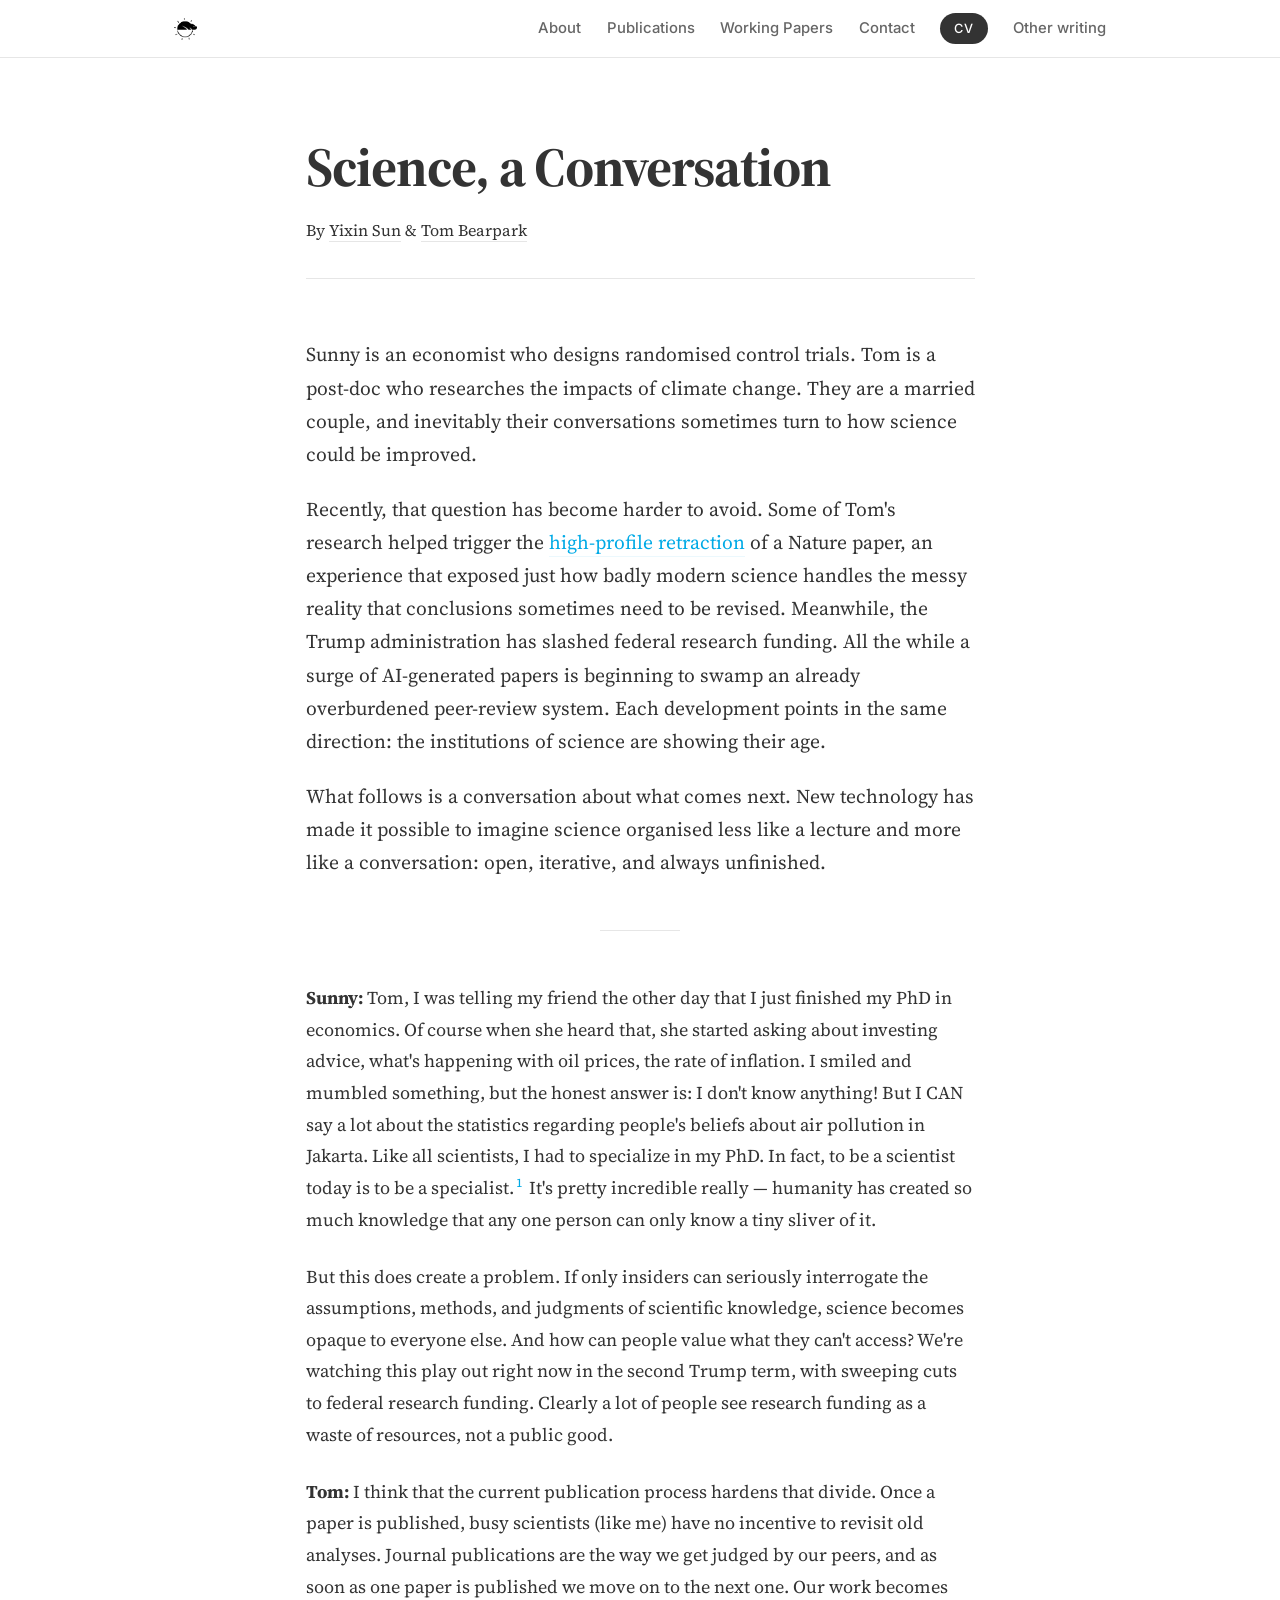
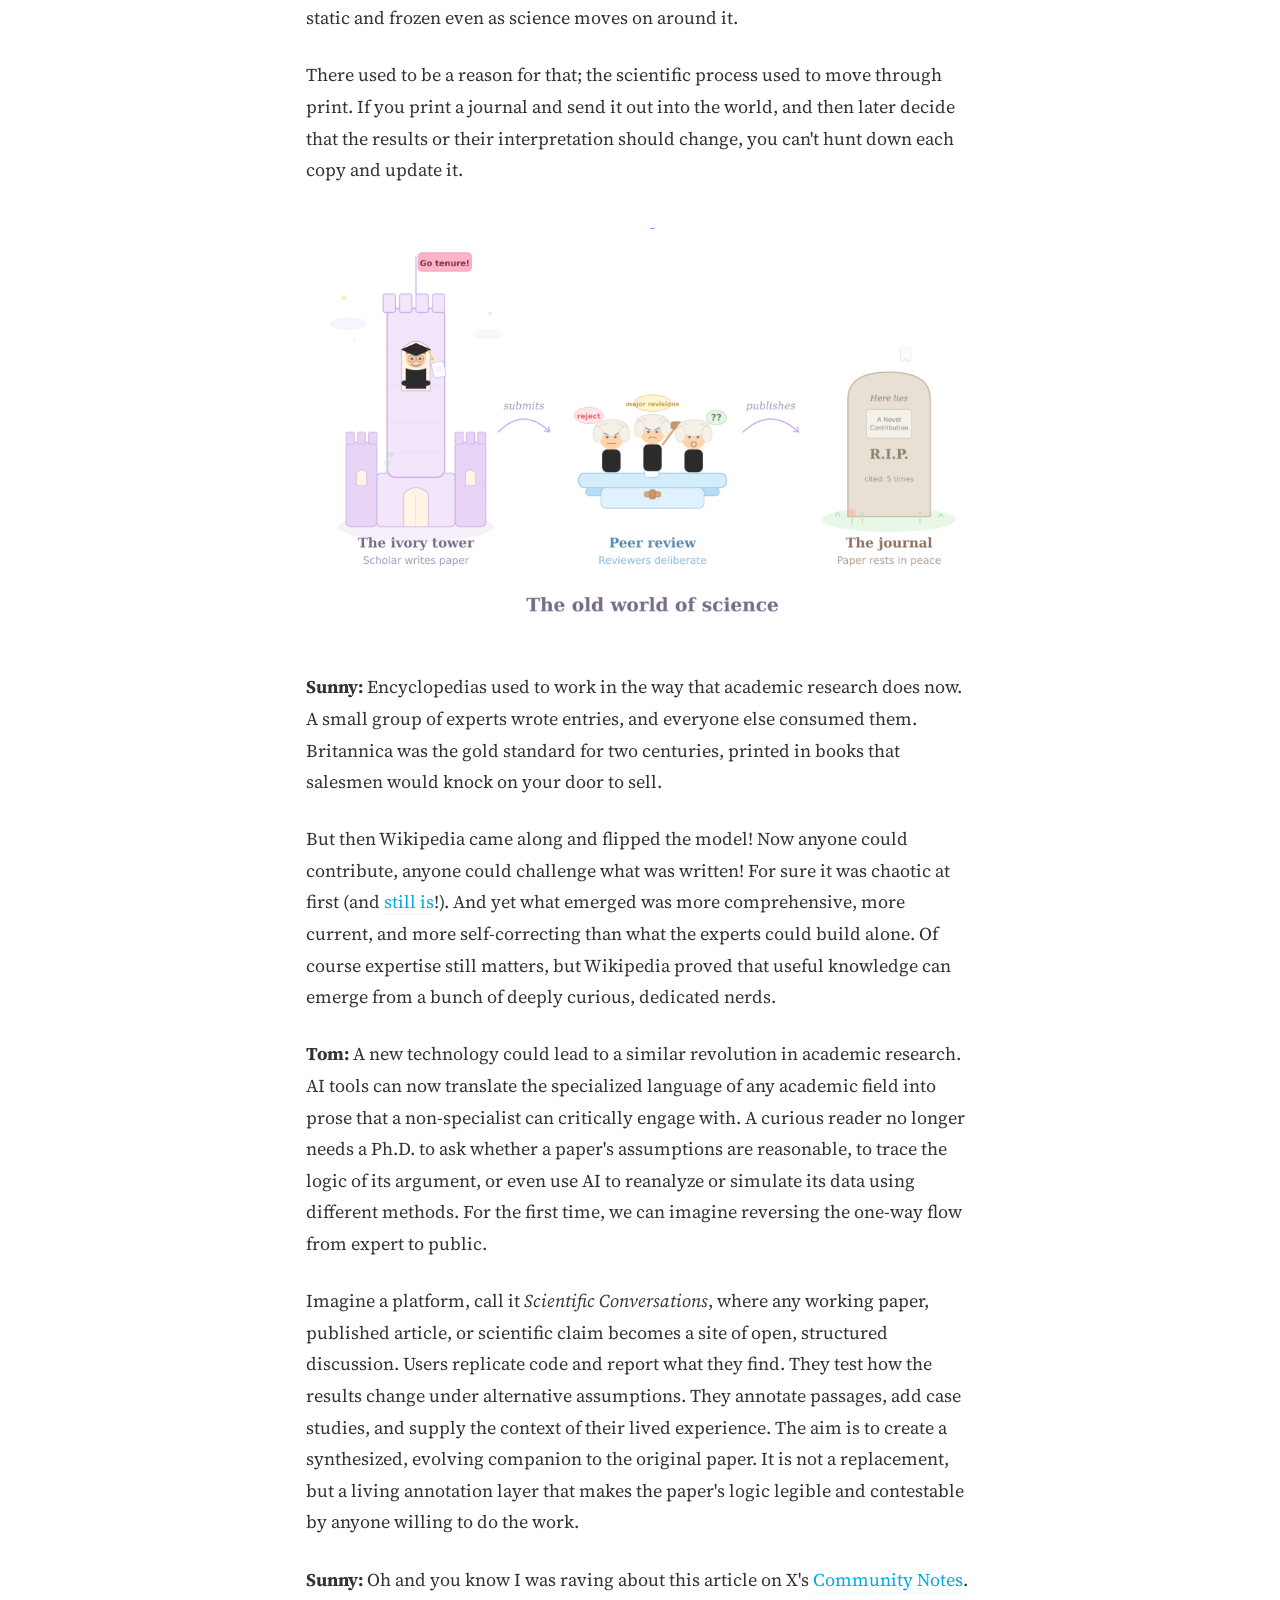
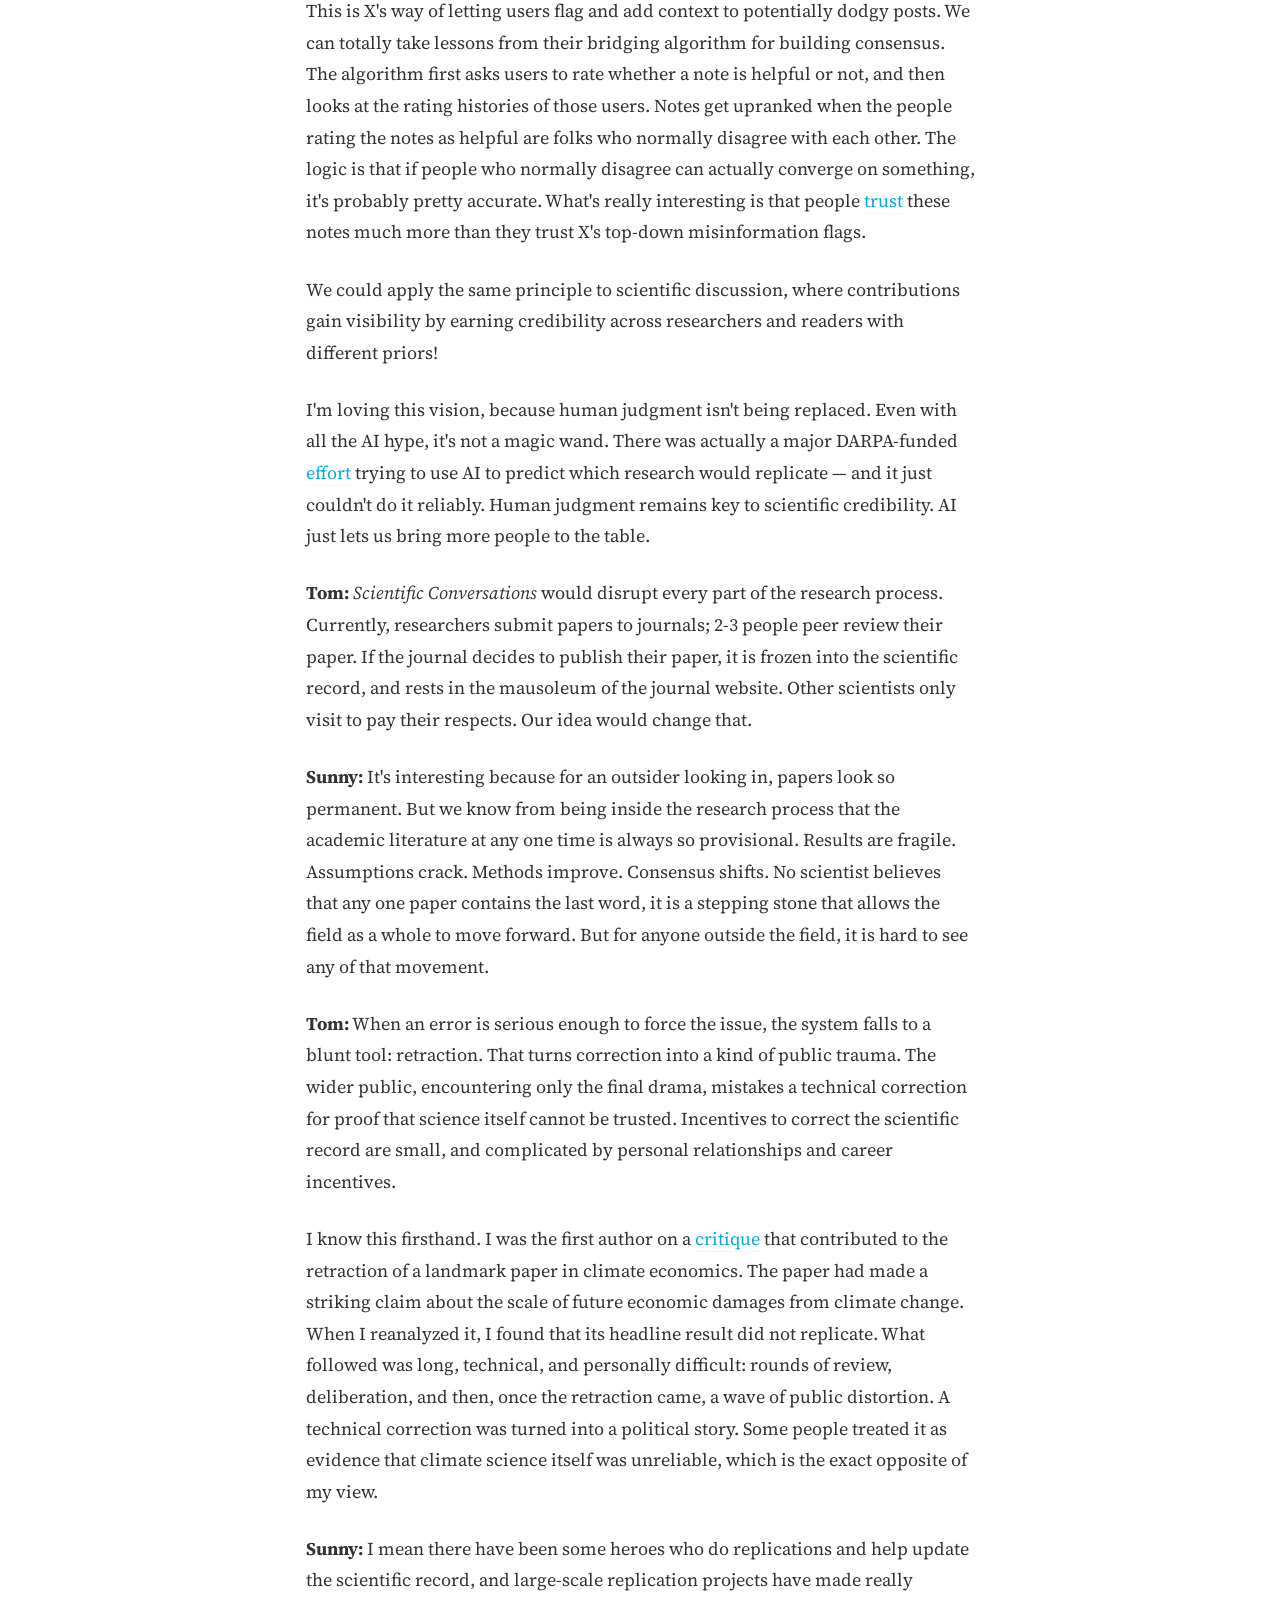
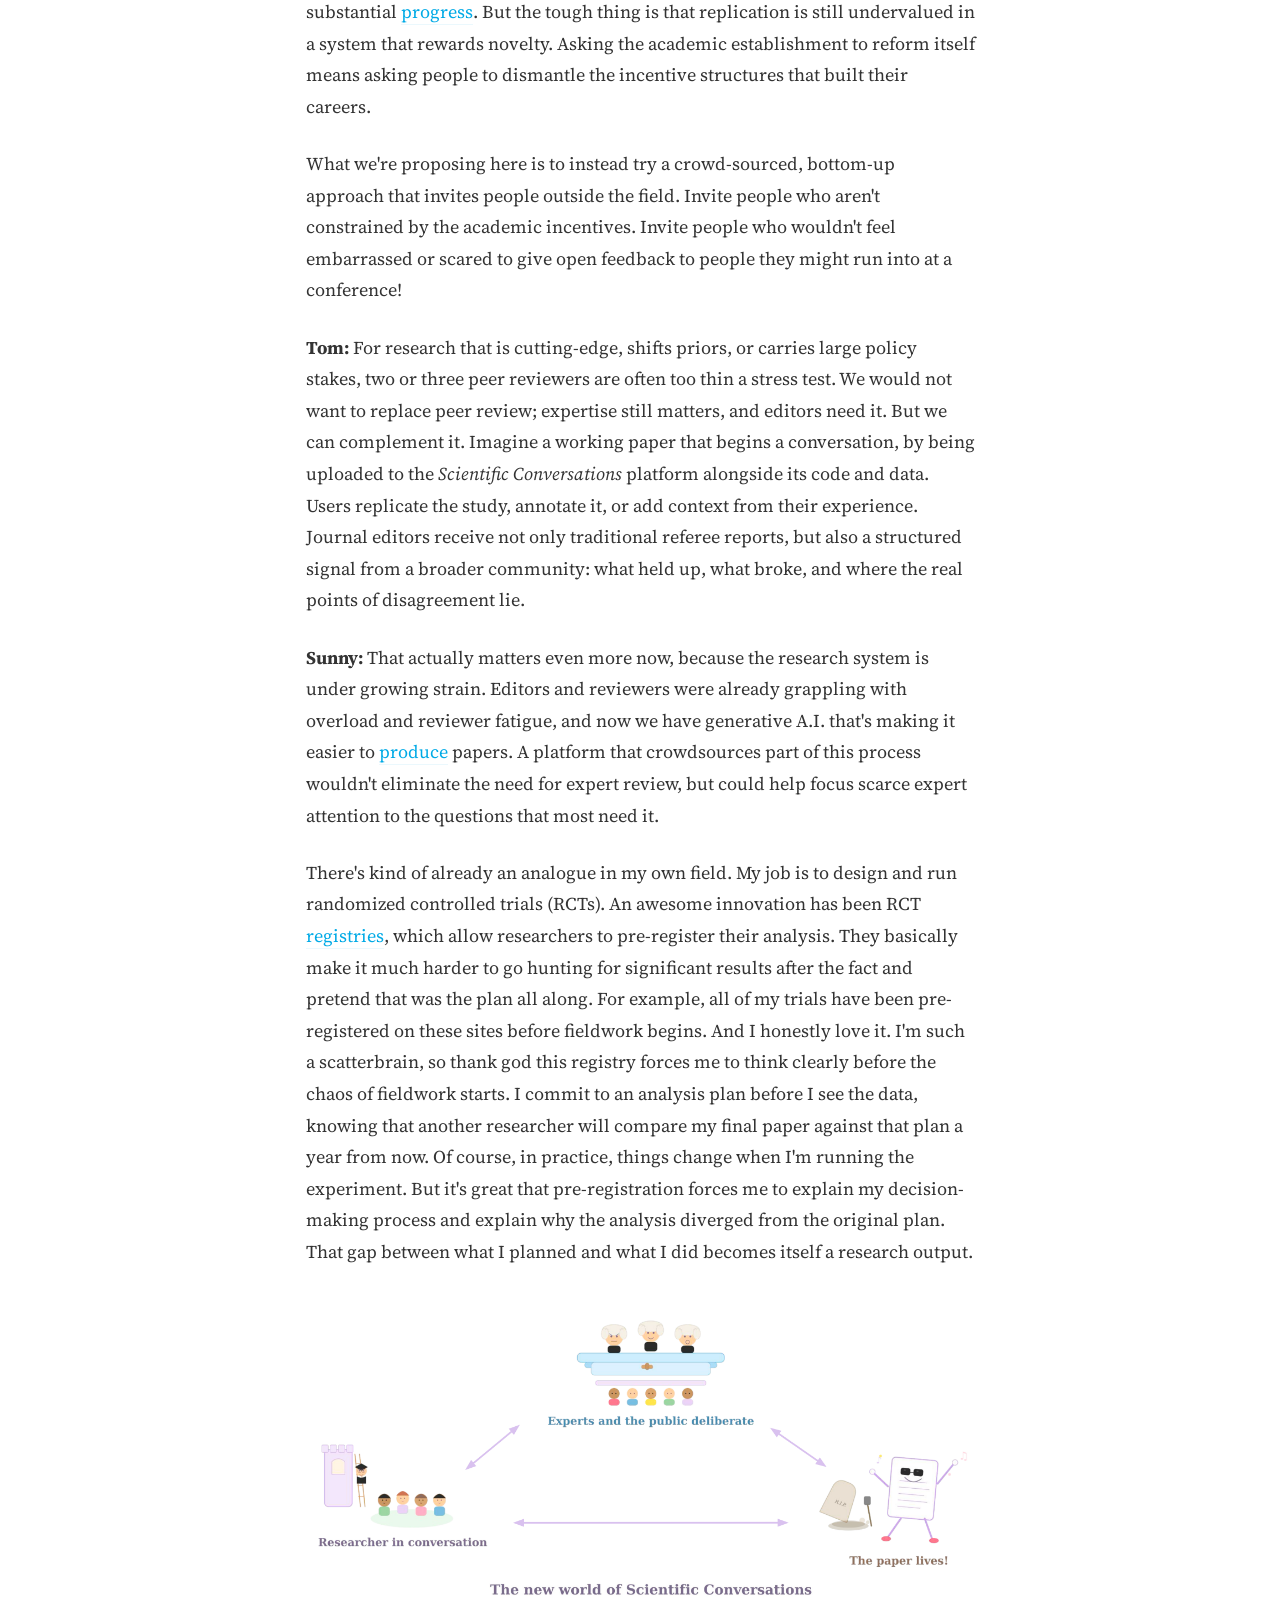
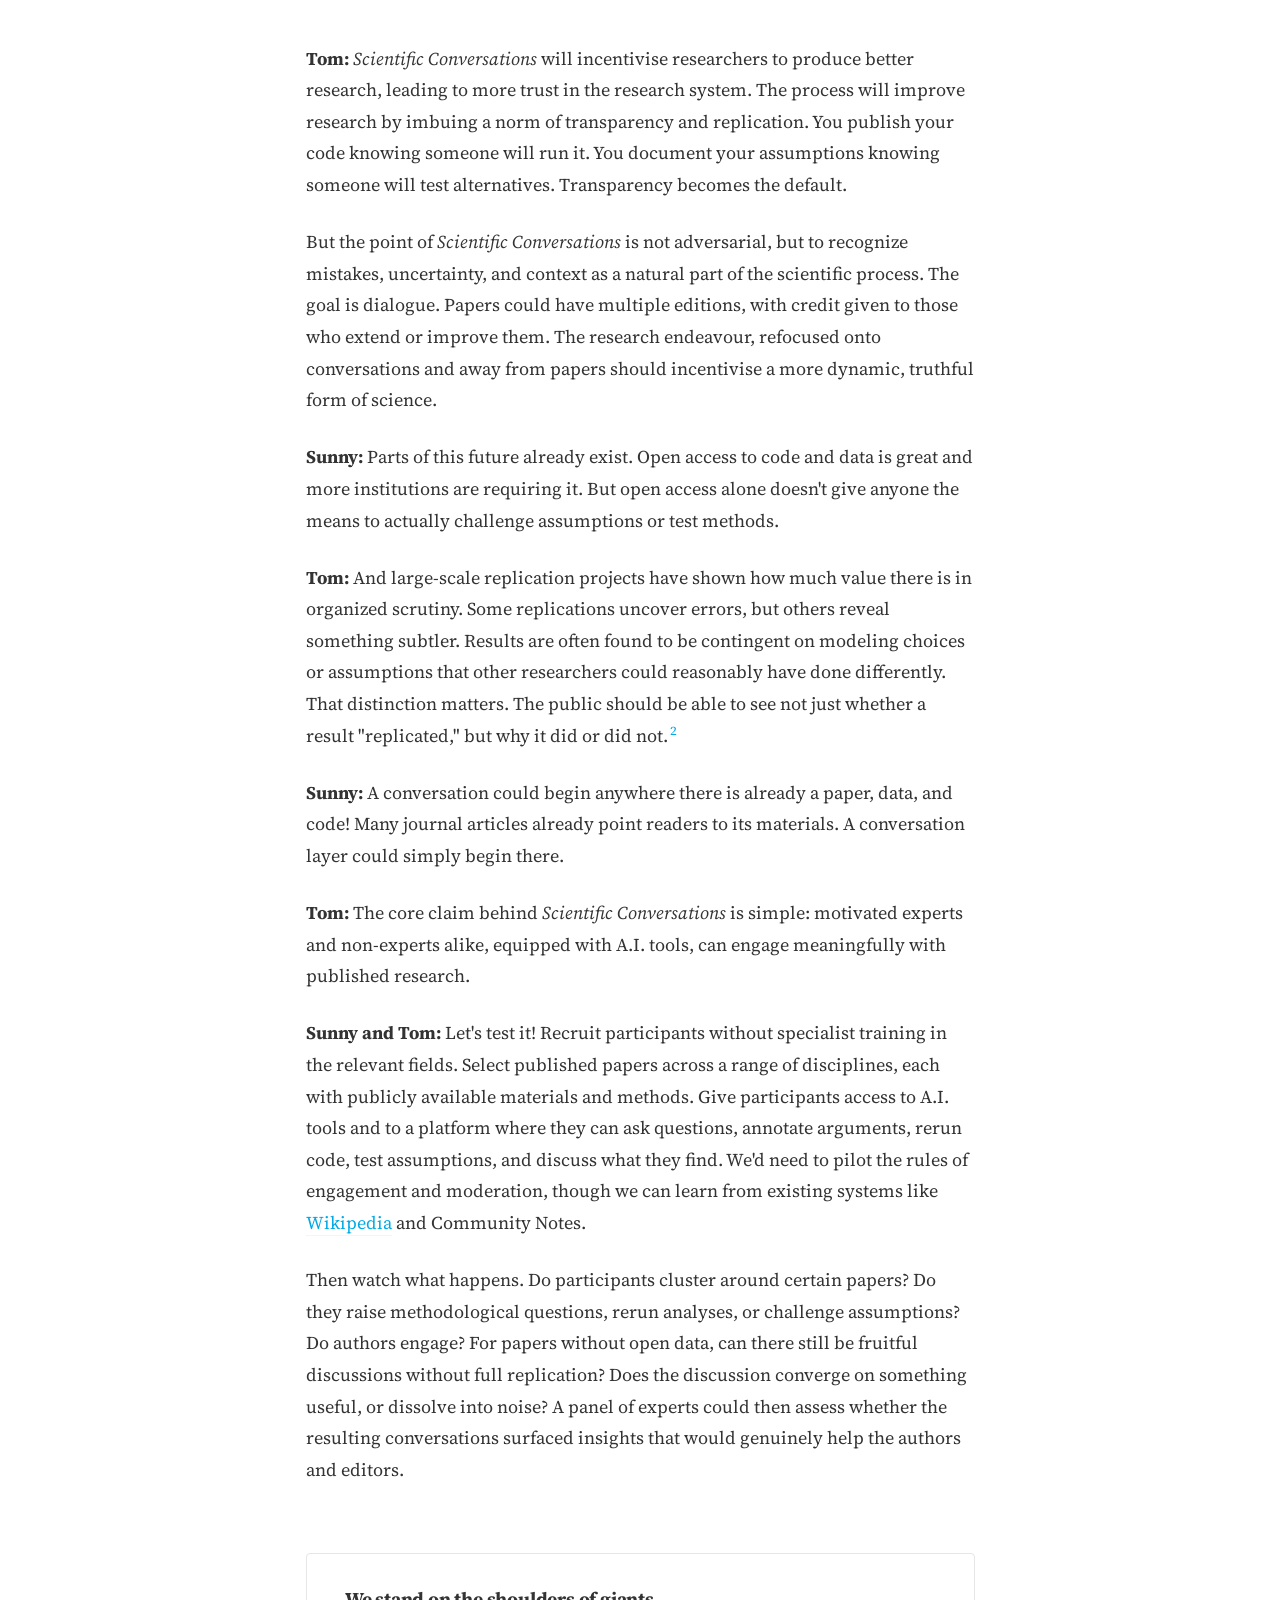
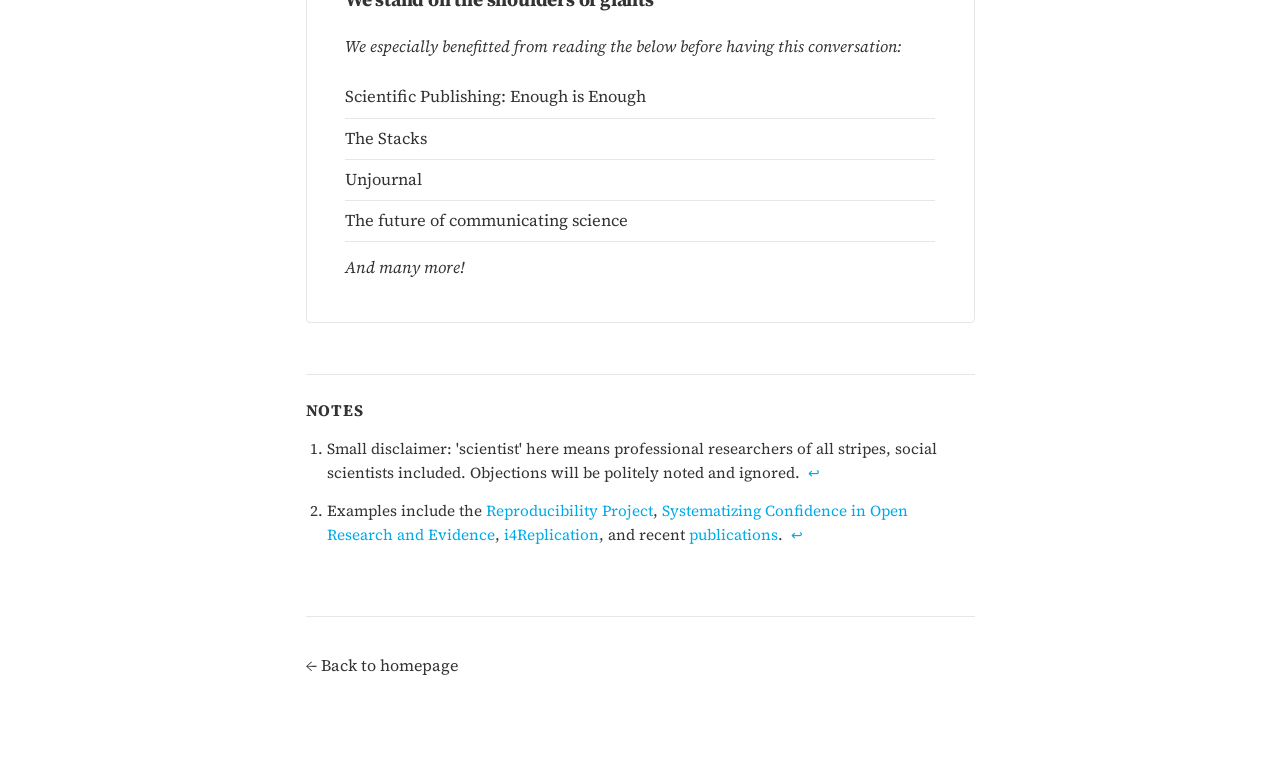
<file: essays/scientific-conversations/index.html>
<!DOCTYPE html>
<html lang="en" data-theme="light">
<head>
  <meta charset="UTF-8">
  <meta name="viewport" content="width=device-width, initial-scale=1.0">
  <title>Science, a Conversation | Tom Bearpark</title>
  <meta name="description" content="A conversation about what comes next for science, by Yixin Sun and Tom Bearpark.">

  <!-- Open Graph -->
  <meta property="og:title" content="Science, a Conversation">
  <meta property="og:description" content="A conversation about what comes next for science.">
  <meta property="og:type" content="article">
  <meta property="og:url" content="https://tombearpark.com/essays/scientific-conversations/">

  <!-- Favicon -->
  <link rel="icon" type="image/png" href="../../assets/Sunbear (Large Black).png">
  <link rel="apple-touch-icon" href="../../assets/Sunbear (Large Black).png">

  <!-- Styles -->
  <link rel="stylesheet" href="../../css/variables.css?v=7">
  <link rel="stylesheet" href="../../css/style.css?v=7">
  <link rel="stylesheet" href="../../css/essay.css?v=7">
</head>
<body>

  <!-- ===== NAVIGATION ===== -->
  <nav class="navbar navbar--essay scrolled" id="navbar">
    <div class="nav-container">
      <a href="../../" class="nav-logo"><img src="../../assets/Sunbear (Large Black).png" alt="Tom Bearpark" class="nav-logo-img"></a>
      <div class="nav-links">
        <a href="../../#about">About</a>
        <a href="../../#publications">Publications</a>
        <a href="../../#working-papers">Working Papers</a>
        <a href="../../#contact">Contact</a>
        <a href="../../assets/cv/cv.pdf" target="_blank" class="nav-cv">CV</a>
        <a href="../../#essays">Other writing</a>
      </div>
    </div>
  </nav>

  <!-- ===== ESSAY ===== -->
  <article class="essay">
    <header class="essay-header">
      <h1 class="essay-title">Science, a Conversation</h1>
      <p class="essay-byline">By <a href="https://yixinsun.com/" target="_blank" rel="noopener">Yixin Sun</a> &amp; <a href="../../">Tom Bearpark</a></p>
    </header>

    <div class="essay-body">
      <div class="essay-lede">
        <p>Sunny is an economist who designs randomised control trials. Tom is a post-doc who researches the impacts of climate change. They are a married couple, and inevitably their conversations sometimes turn to how science could be improved.</p>

        <p>Recently, that question has become harder to avoid. Some of Tom's research helped trigger the <a href="https://www.nytimes.com/2025/12/03/business/economy/study-climate-damage-retracted.html" target="_blank" rel="noopener">high-profile retraction</a> of a Nature paper, an experience that exposed just how badly modern science handles the messy reality that conclusions sometimes need to be revised. Meanwhile, the Trump administration has slashed federal research funding. All the while a surge of AI-generated papers is beginning to swamp an already overburdened peer-review system. Each development points in the same direction: the institutions of science are showing their age.</p>

        <p>What follows is a conversation about what comes next. New technology has made it possible to imagine science organised less like a lecture and more like a conversation: open, iterative, and always unfinished.</p>
      </div>

      <hr class="essay-divider">

      <p><strong>Sunny:</strong> Tom, I was telling my friend the other day that I just finished my PhD in economics. Of course when she heard that, she started asking about investing advice, what's happening with oil prices, the rate of inflation. I smiled and mumbled something, but the honest answer is: I don't know anything! But I CAN say a lot about the statistics regarding people's beliefs about air pollution in Jakarta. Like all scientists, I had to specialize in my PhD. In fact, to be a scientist today is to be a specialist.<sup class="essay-fnref"><a href="#fn1" id="fnref1">1</a></sup> It's pretty incredible really &mdash; humanity has created so much knowledge that any one person can only know a tiny sliver of it.</p>

      <p>But this does create a problem. If only insiders can seriously interrogate the assumptions, methods, and judgments of scientific knowledge, science becomes opaque to everyone else. And how can people value what they can't access? We're watching this play out right now in the second Trump term, with sweeping cuts to federal research funding. Clearly a lot of people see research funding as a waste of resources, not a public good.</p>

      <p><strong>Tom:</strong> I think that the current publication process hardens that divide. Once a paper is published, busy scientists (like me) have no incentive to revisit old analyses. Journal publications are the way we get judged by our peers, and as soon as one paper is published we move on to the next one. Our work becomes static and frozen even as science moves on around it.</p>

      <p>There used to be a reason for that; the scientific process used to move through print. If you print a journal and send it out into the world, and then later decide that the results or their interpretation should change, you can't hunt down each copy and update it.</p>

      <figure class="essay-figure">
        <img src="../../assets/essays/oldworld.png" alt="The old world of scientific publishing">
      </figure>

      <p><strong>Sunny:</strong> Encyclopedias used to work in the way that academic research does now. A small group of experts wrote entries, and everyone else consumed them. Britannica was the gold standard for two centuries, printed in books that salesmen would knock on your door to sell.</p>

      <p>But then Wikipedia came along and flipped the model! Now anyone could contribute, anyone could challenge what was written! For sure it was chaotic at first (and <a href="https://en.wikipedia.org/wiki/Wikipedia:Lamest_edit_wars" target="_blank" rel="noopener">still is</a>!). And yet what emerged was more comprehensive, more current, and more self-correcting than what the experts could build alone. Of course expertise still matters, but Wikipedia proved that useful knowledge can emerge from a bunch of deeply curious, dedicated nerds.</p>

      <p><strong>Tom:</strong> A new technology could lead to a similar revolution in academic research. AI tools can now translate the specialized language of any academic field into prose that a non-specialist can critically engage with. A curious reader no longer needs a Ph.D. to ask whether a paper's assumptions are reasonable, to trace the logic of its argument, or even use AI to reanalyze or simulate its data using different methods. For the first time, we can imagine reversing the one-way flow from expert to public.</p>

      <p>Imagine a platform, call it <em>Scientific Conversations</em>, where any working paper, published article, or scientific claim becomes a site of open, structured discussion. Users replicate code and report what they find. They test how the results change under alternative assumptions. They annotate passages, add case studies, and supply the context of their lived experience. The aim is to create a synthesized, evolving companion to the original paper. It is not a replacement, but a living annotation layer that makes the paper's logic legible and contestable by anyone willing to do the work.</p>

      <p><strong>Sunny:</strong> Oh and you know I was raving about this article on X's <a href="https://asteriskmag.com/issues/08/the-making-of-community-notes" target="_blank" rel="noopener">Community Notes</a>. This is X's way of letting users flag and add context to potentially dodgy posts. We can totally take lessons from their bridging algorithm for building consensus. The algorithm first asks users to rate whether a note is helpful or not, and then looks at the rating histories of those users. Notes get upranked when the people rating the notes as helpful are folks who normally disagree with each other. The logic is that if people who normally disagree can actually converge on something, it's probably pretty accurate. What's really interesting is that people <a href="https://pmc.ncbi.nlm.nih.gov/articles/PMC11212665/" target="_blank" rel="noopener">trust</a> these notes much more than they trust X's top-down misinformation flags.</p>

      <p>We could apply the same principle to scientific discussion, where contributions gain visibility by earning credibility across researchers and readers with different priors!</p>

      <p>I'm loving this vision, because human judgment isn't being replaced. Even with all the AI hype, it's not a magic wand. There was actually a major DARPA-funded <a href="https://www.nytimes.com/2026/04/01/science/ai-experiments-replication.html?unlocked_article_code=1.X1A.GsGG.OjeAtTmV4JyJ" target="_blank" rel="noopener">effort</a> trying to use AI to predict which research would replicate &mdash; and it just couldn't do it reliably. Human judgment remains key to scientific credibility. AI just lets us bring more people to the table.</p>

      <p><strong>Tom:</strong> <em>Scientific Conversations</em> would disrupt every part of the research process. Currently, researchers submit papers to journals; 2-3 people peer review their paper. If the journal decides to publish their paper, it is frozen into the scientific record, and rests in the mausoleum of the journal website. Other scientists only visit to pay their respects. Our idea would change that.</p>

      <p><strong>Sunny:</strong> It's interesting because for an outsider looking in, papers look so permanent. But we know from being inside the research process that the academic literature at any one time is always so provisional. Results are fragile. Assumptions crack. Methods improve. Consensus shifts. No scientist believes that any one paper contains the last word, it is a stepping stone that allows the field as a whole to move forward. But for anyone outside the field, it is hard to see any of that movement.</p>

      <p><strong>Tom:</strong> When an error is serious enough to force the issue, the system falls to a blunt tool: retraction. That turns correction into a kind of public trauma. The wider public, encountering only the final drama, mistakes a technical correction for proof that science itself cannot be trusted. Incentives to correct the scientific record are small, and complicated by personal relationships and career incentives.</p>

      <p>I know this firsthand. I was the first author on a <a href="https://www.nature.com/articles/s41586-025-09320-4" target="_blank" rel="noopener">critique</a> that contributed to the retraction of a landmark paper in climate economics. The paper had made a striking claim about the scale of future economic damages from climate change. When I reanalyzed it, I found that its headline result did not replicate. What followed was long, technical, and personally difficult: rounds of review, deliberation, and then, once the retraction came, a wave of public distortion. A technical correction was turned into a political story. Some people treated it as evidence that climate science itself was unreliable, which is the exact opposite of my view.</p>

      <p><strong>Sunny:</strong> I mean there have been some heroes who do replications and help update the scientific record, and large-scale replication projects have made really substantial <a href="https://www.nature.com/articles/s44271-023-00003-2" target="_blank" rel="noopener">progress</a>. But the tough thing is that replication is still undervalued in a system that rewards novelty. Asking the academic establishment to reform itself means asking people to dismantle the incentive structures that built their careers.</p>

      <p>What we're proposing here is to instead try a crowd-sourced, bottom-up approach that invites people outside the field. Invite people who aren't constrained by the academic incentives. Invite people who wouldn't feel embarrassed or scared to give open feedback to people they might run into at a conference!</p>

      <p><strong>Tom:</strong> For research that is cutting-edge, shifts priors, or carries large policy stakes, two or three peer reviewers are often too thin a stress test. We would not want to replace peer review; expertise still matters, and editors need it. But we can complement it. Imagine a working paper that begins a conversation, by being uploaded to the <em>Scientific Conversations</em> platform alongside its code and data. Users replicate the study, annotate it, or add context from their experience. Journal editors receive not only traditional referee reports, but also a structured signal from a broader community: what held up, what broke, and where the real points of disagreement lie.</p>

      <p><strong>Sunny:</strong> That actually matters even more now, because the research system is under growing strain. Editors and reviewers were already grappling with overload and reviewer fatigue, and now we have generative A.I. that's making it easier to <a href="https://ape.socialcatalystlab.org/" target="_blank" rel="noopener">produce</a> papers. A platform that crowdsources part of this process wouldn't eliminate the need for expert review, but could help focus scarce expert attention to the questions that most need it.</p>

      <p>There's kind of already an analogue in my own field. My job is to design and run randomized controlled trials (RCTs). An awesome innovation has been RCT <a href="https://pmc.ncbi.nlm.nih.gov/articles/PMC5856500/" target="_blank" rel="noopener">registries</a>, which allow researchers to pre-register their analysis. They basically make it much harder to go hunting for significant results after the fact and pretend that was the plan all along. For example, all of my trials have been pre-registered on these sites before fieldwork begins. And I honestly love it. I'm such a scatterbrain, so thank god this registry forces me to think clearly before the chaos of fieldwork starts. I commit to an analysis plan before I see the data, knowing that another researcher will compare my final paper against that plan a year from now. Of course, in practice, things change when I'm running the experiment. But it's great that pre-registration forces me to explain my decision-making process and explain why the analysis diverged from the original plan. That gap between what I planned and what I did becomes itself a research output.</p>

      <figure class="essay-figure">
        <img src="../../assets/essays/conversation.png" alt="A conversation layer over scientific papers">
      </figure>

      <p><strong>Tom:</strong> <em>Scientific Conversations</em> will incentivise researchers to produce better research, leading to more trust in the research system. The process will improve research by imbuing a norm of transparency and replication. You publish your code knowing someone will run it. You document your assumptions knowing someone will test alternatives. Transparency becomes the default.</p>

      <p>But the point of <em>Scientific Conversations</em> is not adversarial, but to recognize mistakes, uncertainty, and context as a natural part of the scientific process. The goal is dialogue. Papers could have multiple editions, with credit given to those who extend or improve them. The research endeavour, refocused onto conversations and away from papers should incentivise a more dynamic, truthful form of science.</p>

      <p><strong>Sunny:</strong> Parts of this future already exist. Open access to code and data is great and more institutions are requiring it. But open access alone doesn't give anyone the means to actually challenge assumptions or test methods.</p>

      <p><strong>Tom:</strong> And large-scale replication projects have shown how much value there is in organized scrutiny. Some replications uncover errors, but others reveal something subtler. Results are often found to be contingent on modeling choices or assumptions that other researchers could reasonably have done differently. That distinction matters. The public should be able to see not just whether a result "replicated," but why it did or did not.<sup class="essay-fnref"><a href="#fn2" id="fnref2">2</a></sup></p>

      <p><strong>Sunny:</strong> A conversation could begin anywhere there is already a paper, data, and code! Many journal articles already point readers to its materials. A conversation layer could simply begin there.</p>

      <p><strong>Tom:</strong> The core claim behind <em>Scientific Conversations</em> is simple: motivated experts and non-experts alike, equipped with A.I. tools, can engage meaningfully with published research.</p>

      <p><strong>Sunny and Tom:</strong> Let's test it! Recruit participants without specialist training in the relevant fields. Select published papers across a range of disciplines, each with publicly available materials and methods. Give participants access to A.I. tools and to a platform where they can ask questions, annotate arguments, rerun code, test assumptions, and discuss what they find. We'd need to pilot the rules of engagement and moderation, though we can learn from existing systems like <a href="https://en.wikipedia.org/wiki/Wikipedia:Consensus" target="_blank" rel="noopener">Wikipedia</a> and Community Notes.</p>

      <p>Then watch what happens. Do participants cluster around certain papers? Do they raise methodological questions, rerun analyses, or challenge assumptions? Do authors engage? For papers without open data, can there still be fruitful discussions without full replication? Does the discussion converge on something useful, or dissolve into noise? A panel of experts could then assess whether the resulting conversations surfaced insights that would genuinely help the authors and editors.</p>
    </div>

    <aside class="essay-references">
      <h2 class="essay-references-title">We stand on the shoulders of giants</h2>
      <p class="essay-references-intro">We especially benefitted from reading the below before having this conversation:</p>
      <ul class="essay-references-list">
        <li>
          <a href="https://asterainstitute.substack.com/p/scientific-publishing-enough-is-enough" target="_blank" rel="noopener">Scientific Publishing: Enough is Enough</a>
        </li>
        <li>
          <a href="https://stacksjournal.org/" target="_blank" rel="noopener">The Stacks</a>
        </li>
        <li>
          <a href="https://www.unjournal.org/" target="_blank" rel="noopener">Unjournal</a>
        </li>
        <li>
          <a href="https://olihanney.substack.com/p/the-future-of-communicating-science" target="_blank" rel="noopener">The future of communicating science</a>
        </li>
        <li class="essay-references-more">And many more!</li>
      </ul>
    </aside>

    <section class="essay-footnotes">
      <h2 class="essay-footnotes-title">Notes</h2>
      <ol>
        <li id="fn1">
          Small disclaimer: 'scientist' here means professional researchers of all stripes, social scientists included. Objections will be politely noted and ignored. <a href="#fnref1" class="essay-fn-back" aria-label="Back to text">&#8617;</a>
        </li>
        <li id="fn2">
          Examples include the <a href="https://www.cos.io/rpcb" target="_blank" rel="noopener">Reproducibility Project</a>, <a href="https://www.cos.io/score" target="_blank" rel="noopener">Systematizing Confidence in Open Research and Evidence</a>, <a href="https://i4replication.org/" target="_blank" rel="noopener">i4Replication</a>, and recent <a href="https://www.nature.com/articles/s41586-025-10078-y" target="_blank" rel="noopener">publications</a>. <a href="#fnref2" class="essay-fn-back" aria-label="Back to text">&#8617;</a>
        </li>
      </ol>
    </section>

    <footer class="essay-footer">
      <a href="../../" class="essay-back">&larr; Back to homepage</a>
    </footer>
  </article>

  <script>
    // Smooth scroll for in-page anchors
    document.querySelectorAll('a[href^="#"]').forEach(anchor => {
      anchor.addEventListener('click', function (e) {
        const target = document.querySelector(this.getAttribute('href'));
        if (target) {
          e.preventDefault();
          target.scrollIntoView({ behavior: 'smooth' });
        }
      });
    });
  </script>
</body>
</html>
</file>
<file: css/variables.css>
/* ===== FONTS ===== */
@import url('https://fonts.googleapis.com/css2?family=Source+Serif+4:ital,opsz,wght@0,8..60,400;0,8..60,600;0,8..60,700;1,8..60,400&family=Inter:wght@400;500;600&display=swap');

/* ===== CSS CUSTOM PROPERTIES ===== */
:root {
  /* Colors - Sunbear palette */
  --color-bg-dark: #000000;
  --color-bg-dark-end: #1a1a1a;
  --color-bg-section: #FFFFFF;
  --color-bg-section-alt: #f7f7f7;
  --color-bg-card: #FFFFFF;
  --color-card-border: #E6E6E6;

  /* Accent colors - Sunbear brand */
  --color-accent-1: #00AAE6;      /* blue - primary links & publications */
  --color-accent-1-light: rgba(0, 170, 230, 0.08);
  --color-accent-2: #FFAA00;      /* amber - working papers & buttons */
  --color-accent-2-light: rgba(255, 170, 0, 0.08);
  --color-accent-3: #FF0007;      /* red - work in progress accent */
  --color-accent-3-light: rgba(255, 0, 7, 0.08);

  /* Text */
  --color-text-primary: #333333;
  --color-text-secondary: #666666;
  --color-text-light: #E6E6E6;
  --color-text-on-dark: #FFFFFF;

  /* Nav */
  --color-nav-bg: rgba(255, 255, 255, 0.92);
  --color-nav-border: #E6E6E6;

  /* Typography */
  --font-heading: 'Source Serif 4', Georgia, serif;
  --font-body: 'Source Serif 4', Georgia, serif;
  --font-ui: 'Inter', -apple-system, sans-serif;

  /* Font sizes */
  --text-xs: 0.75rem;
  --text-sm: 0.875rem;
  --text-base: 1rem;
  --text-lg: 1.125rem;
  --text-xl: 1.25rem;
  --text-2xl: 1.5rem;
  --text-3xl: 1.875rem;
  --text-4xl: 2.25rem;
  --text-5xl: 3rem;
  --text-hero: 4.5rem;

  /* Spacing */
  --space-xs: 0.25rem;
  --space-sm: 0.5rem;
  --space-md: 1rem;
  --space-lg: 1.5rem;
  --space-xl: 2rem;
  --space-2xl: 3rem;
  --space-3xl: 4rem;
  --space-4xl: 6rem;
  --space-section: 5rem;

  /* Layout */
  --max-width: 1000px;
  --border-radius: 8px;
  --border-radius-sm: 6px;
  --border-radius-pill: 50px;

  /* Shadows - subtle */
  --shadow-sm: 0 1px 3px rgba(0, 0, 0, 0.04);
  --shadow-md: 0 2px 8px rgba(0, 0, 0, 0.06);
  --shadow-lg: 0 4px 16px rgba(0, 0, 0, 0.08);

  /* Transitions */
  --transition-fast: 0.2s ease;
  --transition-base: 0.3s ease;
  --transition-slow: 0.5s ease;
}

/* ===== DARK MODE ===== */
[data-theme="dark"] {
  --color-bg-section: #111111;
  --color-bg-section-alt: #1a1a1a;
  --color-bg-card: #1e1e1e;
  --color-card-border: rgba(255, 255, 255, 0.1);
  --color-text-primary: #E6E6E6;
  --color-text-secondary: #999999;
  --color-nav-bg: rgba(17, 17, 17, 0.95);
  --color-nav-border: rgba(255, 255, 255, 0.08);
  --shadow-sm: 0 1px 3px rgba(0, 0, 0, 0.2);
  --shadow-md: 0 2px 8px rgba(0, 0, 0, 0.3);
  --shadow-lg: 0 4px 16px rgba(0, 0, 0, 0.4);
}

/* ===== RESET ===== */
*,
*::before,
*::after {
  margin: 0;
  padding: 0;
  box-sizing: border-box;
}

html {
  scroll-behavior: smooth;
  font-size: 17px;
}

body {
  font-family: var(--font-body);
  color: var(--color-text-primary);
  background-color: var(--color-bg-section);
  line-height: 1.7;
  -webkit-font-smoothing: antialiased;
  -moz-osx-font-smoothing: grayscale;
  overflow-x: hidden;
}

h1, h2, h3, h4, h5, h6 {
  font-family: var(--font-heading);
  line-height: 1.2;
  font-weight: 700;
}

a {
  color: var(--color-accent-1);
  text-decoration: none;
  transition: color var(--transition-fast);
}

a:hover {
  color: #0088bb;
}

img {
  max-width: 100%;
  height: auto;
  display: block;
}

ul {
  list-style: none;
}

/* ===== REDUCED MOTION ===== */
@media (prefers-reduced-motion: reduce) {
  html {
    scroll-behavior: auto;
  }
  *,
  *::before,
  *::after {
    animation-duration: 0.01ms !important;
    animation-iteration-count: 1 !important;
    transition-duration: 0.01ms !important;
  }
  [data-aos] {
    opacity: 1 !important;
    transform: none !important;
    transition: none !important;
  }
}
</file>
<file: css/style.css>
/* ============================================================
   NAVIGATION
   ============================================================ */
.navbar,
.pub-badge,
.pub-link,
.pub-actions,
.abstract-toggle,
.hero-cv-btn,
.hero-links,
.hero-affiliation,
.hero-affiliation-sub,
.highlight-press,
.footer-links,
.footer-copy {
  font-family: var(--font-ui);
}

.navbar {
  position: fixed;
  top: 0;
  left: 0;
  right: 0;
  z-index: 1000;
  padding: 0.75rem 0;
  background: transparent;
  transition: background var(--transition-base), border-color var(--transition-base);
  border-bottom: 1px solid transparent;
}

.navbar.scrolled {
  background: var(--color-nav-bg);
  backdrop-filter: blur(12px);
  -webkit-backdrop-filter: blur(12px);
  border-bottom-color: var(--color-nav-border);
}

.nav-container {
  max-width: var(--max-width);
  margin: 0 auto;
  padding: 0 var(--space-xl);
  display: flex;
  justify-content: space-between;
  align-items: center;
}

.nav-logo {
  display: flex;
  align-items: center;
}

.nav-logo-img {
  height: 22px;
  width: auto;
  transition: opacity var(--transition-fast), filter var(--transition-base);
  filter: invert(1);
}

.navbar.scrolled .nav-logo-img {
  filter: none;
}

.nav-logo:hover .nav-logo-img {
  opacity: 0.7;
}

[data-theme="dark"] .nav-logo-img {
  filter: invert(1);
}

.nav-links {
  display: flex;
  align-items: center;
  gap: var(--space-lg);
}

.nav-links a {
  color: rgba(255, 255, 255, 0.6);
  font-size: var(--text-sm);
  font-weight: 500;
  transition: color var(--transition-fast);
}

.nav-links a:hover {
  color: #ffffff;
}

.navbar.scrolled .nav-links a {
  color: var(--color-text-secondary);
}

.navbar.scrolled .nav-links a:hover {
  color: var(--color-text-primary);
}

.nav-cv {
  background: rgba(255, 255, 255, 0.15);
  color: #fff !important;
  padding: 5px 14px;
  border-radius: var(--border-radius-pill);
  font-weight: 600;
  font-size: var(--text-xs) !important;
  text-transform: uppercase;
  letter-spacing: 0.05em;
  transition: all var(--transition-base);
}

.navbar.scrolled .nav-cv {
  background: var(--color-text-primary);
}

.nav-cv:hover {
  background: var(--color-accent-1);
  color: #fff !important;
}

.theme-toggle {
  background: none;
  border: none;
  cursor: pointer;
  padding: var(--space-xs);
  color: rgba(255, 255, 255, 0.6);
  display: flex;
  align-items: center;
  justify-content: center;
  border-radius: 50%;
  transition: color var(--transition-fast);
}

.theme-toggle:hover {
  color: #ffffff;
}

.navbar.scrolled .theme-toggle {
  color: var(--color-text-secondary);
}

.navbar.scrolled .theme-toggle:hover {
  color: var(--color-text-primary);
}

/* Show/hide sun/moon icons */
.icon-moon { display: none; }
[data-theme="dark"] .icon-sun { display: none; }
[data-theme="dark"] .icon-moon { display: block; }

/* ============================================================
   HERO
   ============================================================ */
.hero {
  position: relative;
  display: flex;
  align-items: center;
  justify-content: center;
  background: linear-gradient(160deg, #000000 0%, #091525 30%, #0d1f3c 60%, #0a1628 100%);
  padding: 8rem 0 7rem;
  overflow: hidden;
}

/* Warming stripes: HadCRUT5 global mean temperature, 1850-2025 (vs 1971-2000) */
.hero::after {
  content: '';
  position: absolute;
  left: 0;
  right: 0;
  bottom: 0;
  height: 10px;
  background: url('../assets/warming-stripes.svg') center / 100% 100% no-repeat;
}

.hero-content {
  position: relative;
  text-align: center;
  padding: var(--space-xl);
  max-width: 800px;
}

.hero-content--split {
  max-width: var(--max-width);
  display: flex;
  align-items: center;
  gap: var(--space-3xl);
  text-align: left;
}

.hero-photo {
  flex-shrink: 0;
}

.hero-headshot {
  width: 240px;
  height: 240px;
  border-radius: 50%;
  object-fit: cover;
  border: 2px solid rgba(255, 255, 255, 0.1);
}

.hero-text {
  flex: 1;
  min-width: 0;
}

.hero-name {
  font-size: var(--text-4xl);
  font-weight: 600;
  color: #ffffff;
  letter-spacing: -0.01em;
  margin-bottom: var(--space-sm);
}

.hero-affiliation {
  font-size: var(--text-sm);
  color: rgba(255, 255, 255, 0.6);
  margin-bottom: 2px;
}

.hero-affiliation-sub {
  font-size: var(--text-sm);
  color: rgba(255, 255, 255, 0.4);
  margin-bottom: var(--space-lg);
}

.hero-cv-btn {
  display: inline-block;
  background: transparent;
  color: rgba(255, 255, 255, 0.7);
  padding: 7px 22px;
  border-radius: var(--border-radius-pill);
  border: 1px solid rgba(255, 255, 255, 0.2);
  font-size: var(--text-sm);
  font-weight: 500;
  letter-spacing: 0.03em;
  margin-bottom: var(--space-lg);
  transition: all var(--transition-base);
}

.hero-cv-btn:hover {
  background: #fff;
  color: #000;
  border-color: #fff;
}

.hero-links {
  display: flex;
  flex-wrap: wrap;
  gap: var(--space-sm) var(--space-lg);
}

.hero-content--split .hero-links {
  justify-content: flex-start;
}

.social-link {
  color: rgba(255, 255, 255, 0.4);
  display: inline-flex;
  align-items: center;
  gap: 5px;
  font-size: var(--text-sm);
  font-weight: 400;
  transition: color var(--transition-fast);
}

.social-link svg {
  flex-shrink: 0;
}

.social-link:hover {
  color: #fff;
}

/* ============================================================
   SECTIONS (shared)
   ============================================================ */
.section {
  padding: var(--space-section) 0;
  background: var(--color-bg-section);
  border-top: 1px solid var(--color-card-border);
}

.container {
  max-width: var(--max-width);
  margin: 0 auto;
  padding: 0 var(--space-xl);
}

.section-title {
  font-family: var(--font-ui);
  font-size: var(--text-xs);
  margin-bottom: var(--space-xl);
  color: var(--color-text-secondary);
  font-weight: 600;
  text-transform: uppercase;
  letter-spacing: 0.14em;
}

.section-title--light {
  color: var(--color-text-on-dark);
}

/* ============================================================
   ABOUT
   ============================================================ */
.about-grid {
  display: grid;
  grid-template-columns: 180px 1fr;
  gap: var(--space-2xl);
  align-items: start;
}

.about-photo {
  position: relative;
}

.headshot {
  width: 180px;
  height: 180px;
  border-radius: 50%;
  object-fit: cover;
}

.about-text p {
  margin-bottom: var(--space-md);
  font-size: var(--text-lg);
  color: var(--color-text-primary);
  line-height: 1.75;
}

.about-text p:last-child {
  margin-bottom: 0;
}

.themes {
  margin-top: var(--space-xl);
  padding-top: var(--space-lg);
  border-top: 1px solid var(--color-card-border);
}

.themes-label {
  display: block;
  font-family: var(--font-ui);
  font-size: var(--text-xs);
  font-weight: 600;
  color: var(--color-text-secondary);
  text-transform: uppercase;
  letter-spacing: 0.14em;
  margin-bottom: var(--space-sm);
}

.themes-list {
  display: flex;
  flex-wrap: wrap;
  font-size: var(--text-lg);
  color: var(--color-text-primary);
}

.themes-list li:not(:last-child)::after {
  content: '\00B7';
  margin: 0 0.6em;
  color: var(--color-text-secondary);
}

/* ============================================================
   RESEARCH HIGHLIGHT
   ============================================================ */
.highlight-feature {
  display: grid;
  grid-template-columns: 1fr 1fr;
  gap: var(--space-2xl);
  align-items: start;
}

.highlight-feature-img-link {
  display: block;
  border-radius: var(--border-radius);
  overflow: hidden;
  border: 1px solid var(--color-card-border);
  background: #f5f5f5;
  padding: var(--space-sm);
  transition: box-shadow var(--transition-base);
}

.highlight-feature-img-link:hover {
  box-shadow: var(--shadow-lg);
}

[data-theme="dark"] .highlight-feature-img-link {
  background: #1a1a1a;
}

.highlight-feature-img {
  width: 100%;
  height: auto;
  border-radius: var(--border-radius-sm);
}

.highlight-feature-text h3 {
  font-size: var(--text-base);
  font-weight: 600;
  line-height: 1.4;
  margin-bottom: var(--space-sm);
}

.highlight-feature-text h3 a {
  color: var(--color-text-primary);
  text-decoration: none;
  transition: color var(--transition-fast);
}

.highlight-feature-text h3 a:hover {
  color: var(--color-accent-1);
}

.highlight-feature-text p {
  font-size: var(--text-sm);
  color: var(--color-text-secondary);
  line-height: 1.7;
  margin-bottom: var(--space-lg);
}

.highlight-press {
  padding-top: var(--space-md);
  border-top: 1px solid var(--color-card-border);
}

.highlight-press-label {
  display: block;
  font-size: var(--text-xs);
  font-weight: 600;
  color: var(--color-text-secondary);
  text-transform: uppercase;
  letter-spacing: 0.14em;
  margin-bottom: var(--space-sm);
}

.press-outlets {
  display: flex;
  flex-wrap: wrap;
  align-items: baseline;
  gap: 0.35rem 0;
}

.press-outlets a {
  font-size: var(--text-sm);
  font-weight: 500;
  color: var(--color-text-secondary);
  transition: color var(--transition-fast);
}

.press-outlets a:hover {
  color: var(--color-text-primary);
}

.press-outlets a:not(:last-child)::after {
  content: '\00B7';
  display: inline-block;
  margin: 0 0.6em;
  color: var(--color-text-secondary);
  opacity: 0.5;
}

@media (max-width: 768px) {
  .highlight-feature {
    grid-template-columns: 1fr;
    gap: var(--space-lg);
  }
}

/* ============================================================
   PUBLICATION LIST (unified for all research sections)
   ============================================================ */
.pub-list {
  display: flex;
  flex-direction: column;
  gap: 0;
}

.pub-item {
  padding: var(--space-md) 0;
  border-bottom: 1px solid var(--color-card-border);
  padding-left: var(--space-md);
  padding-right: var(--space-md);
  margin-left: calc(-1 * var(--space-md));
  margin-right: calc(-1 * var(--space-md));
  border-radius: var(--border-radius-sm);
  transition: background var(--transition-fast);
  max-width: 820px;
  scroll-margin-top: 80px;
}

.pub-item:hover,
.pub-item:target {
  background: var(--color-bg-section-alt);
}

.pub-item:first-child {
  padding-top: 0;
}

.pub-item:last-child {
  border-bottom: none;
  padding-bottom: 0;
}

.pub-badge {
  display: inline-block;
  font-size: var(--text-xs);
  font-weight: 600;
  text-transform: uppercase;
  letter-spacing: 0.08em;
  color: var(--color-text-secondary);
  margin-bottom: 4px;
}

.pub-title {
  font-size: var(--text-lg);
  font-weight: 600;
  color: var(--color-text-primary);
  line-height: 1.5;
  margin-bottom: 2px;
}

.essay-link {
  color: inherit;
  text-decoration: none;
  border-bottom: 1px solid transparent;
  transition: color var(--transition-fast), border-color var(--transition-fast);
}

.essay-link:hover {
  color: var(--color-accent-1);
  border-bottom-color: var(--color-accent-1);
}

.pub-authors {
  font-size: var(--text-sm);
  color: var(--color-text-secondary);
  margin-bottom: 4px;
  line-height: 1.6;
}

.pub-authors strong {
  color: var(--color-text-primary);
}

.pub-authors a {
  color: var(--color-text-secondary);
  text-decoration: underline;
  text-decoration-color: rgba(102, 102, 102, 0.3);
  text-underline-offset: 2px;
}

.pub-authors a:hover {
  color: var(--color-accent-1);
  text-decoration-color: var(--color-accent-1);
}

.pub-link {
  font-size: var(--text-sm);
  color: var(--color-accent-1);
}

.pub-link--muted {
  color: var(--color-text-secondary);
  font-style: italic;
}

.pub-actions {
  display: flex;
  flex-wrap: wrap;
  align-items: baseline;
  gap: 1rem;
}

.abstract-toggle {
  background: none;
  border: none;
  padding: 0;
  font: inherit;
  font-size: var(--text-sm);
  color: var(--color-text-secondary);
  cursor: pointer;
  transition: color var(--transition-fast);
}

.abstract-toggle::after {
  content: '\25B8';
  display: inline-block;
  margin-left: 0.35em;
  transition: transform var(--transition-fast);
}

.abstract-toggle[aria-expanded="true"]::after {
  transform: rotate(90deg);
}

.abstract-toggle:hover,
.abstract-toggle[aria-expanded="true"] {
  color: var(--color-accent-1);
}

.pub-abstract {
  margin-top: 0.6rem;
  font-size: var(--text-sm);
  line-height: 1.65;
  color: var(--color-text-secondary);
}

/* ============================================================
   FOOTER
   ============================================================ */
.footer {
  padding: var(--space-3xl) 0 var(--space-xl);
  background: linear-gradient(160deg, #0d1117 0%, #0a1628 50%, #000000 100%);
  text-align: center;
  border-top: 1px solid rgba(255, 255, 255, 0.08);
}

.footer-email {
  margin-bottom: var(--space-lg);
}

.footer-email a {
  font-size: var(--text-lg);
  font-family: var(--font-heading);
  color: #ffffff;
  font-weight: 400;
  transition: color var(--transition-base);
}

.footer-email a:hover {
  color: var(--color-accent-1);
}

.footer-links {
  display: flex;
  flex-wrap: wrap;
  justify-content: center;
  gap: var(--space-md) var(--space-xl);
  margin-bottom: var(--space-2xl);
}

.footer-links a {
  color: rgba(255, 255, 255, 0.35);
  font-size: var(--text-sm);
  transition: color var(--transition-fast);
}

.footer-links a:hover {
  color: #ffffff;
}

.footer-copy {
  font-size: var(--text-xs);
  color: rgba(255, 255, 255, 0.2);
}

/* ============================================================
   RESPONSIVE
   ============================================================ */
@media (max-width: 768px) {
  :root {
    --space-section: 3rem;
  }

  .nav-links a:not(.nav-cv) {
    display: none;
  }

  .hero {
    padding: 4rem 0 3rem;
  }

  .hero-name {
    font-size: var(--text-3xl);
  }

  .hero-content--split {
    flex-direction: column;
    text-align: center;
    gap: var(--space-xl);
  }

  .hero-headshot {
    width: 160px;
    height: 160px;
  }

  .hero-content--split .hero-links {
    justify-content: center;
  }

  .hero-links {
    gap: var(--space-xs) var(--space-md);
    justify-content: center;
  }

  .about-grid {
    grid-template-columns: 1fr;
    text-align: center;
    gap: var(--space-lg);
  }

  .about-photo {
    display: flex;
    justify-content: center;
  }

  .headshot {
    width: 150px;
    height: 150px;
  }
}

@media (max-width: 480px) {
  :root {
    --space-section: 2.5rem;
  }

  .hero-name {
    font-size: var(--text-2xl);
  }

  .container {
    padding: 0 var(--space-md);
  }

  .hero-content {
    padding: var(--space-md);
  }

  .hero-headshot {
    width: 140px;
    height: 140px;
  }
}
</file>
<file: css/essay.css>
/* ===== ESSAY PAGE STYLES ===== */

body {
  background: var(--color-bg);
}

.essay {
  max-width: 720px;
  margin: 0 auto;
  padding: 8rem 1.5rem 6rem;
}

.essay-header {
  margin-bottom: 3.5rem;
  padding-bottom: 2rem;
  border-bottom: 1px solid var(--color-card-border);
}

.essay-eyebrow {
  font-size: 0.75rem;
  font-weight: 600;
  letter-spacing: 0.15em;
  text-transform: uppercase;
  color: var(--color-accent-1);
  margin: 0 0 1rem;
}

.essay-title {
  font-family: var(--font-heading);
  font-size: clamp(2.25rem, 5vw, 3.25rem);
  font-weight: 700;
  line-height: 1.15;
  letter-spacing: -0.02em;
  margin: 0 0 1rem;
  color: var(--color-text);
}

.essay-subtitle {
  font-size: 1.15rem;
  font-style: italic;
  color: var(--color-text-muted);
  margin: 0 0 1rem;
}

.essay-byline {
  font-size: 0.95rem;
  color: var(--color-text-muted);
  margin: 0;
}

.essay-byline a {
  color: var(--color-text-muted);
  border-bottom: 1px solid var(--color-card-border);
  text-decoration: none;
  transition: color 0.15s ease, border-color 0.15s ease;
}

.essay-byline a:hover {
  color: var(--color-accent-1);
  border-color: var(--color-accent-1);
}

/* Body */

.essay-body {
  font-size: 1.0625rem;
  line-height: 1.75;
  color: var(--color-text);
}

.essay-body > p {
  margin: 0 0 1.5rem;
}

.essay-body p strong {
  font-weight: 700;
  color: var(--color-text);
}

.essay-body a {
  color: var(--color-accent-1);
  text-decoration: none;
  border-bottom: 1px solid var(--color-accent-1-light, rgba(0, 170, 230, 0.3));
  transition: border-color 0.15s ease;
}

.essay-body a:hover {
  border-bottom-color: var(--color-accent-1);
}

.essay-body em {
  font-style: italic;
}

.essay-heading {
  font-family: var(--font-heading);
  font-size: 1.5rem;
  font-weight: 700;
  letter-spacing: -0.01em;
  margin: 3rem 0 1.5rem;
  color: var(--color-text);
}

/* Lede / intro paragraphs */

.essay-lede p {
  font-size: 1.15rem;
  line-height: 1.7;
  color: var(--color-text);
  margin: 0 0 1.25rem;
}

.essay-lede p:first-child {
  color: var(--color-text-muted);
}

.essay-divider {
  border: none;
  border-top: 1px solid var(--color-card-border);
  width: 80px;
  margin: 3rem auto;
}

/* Footnotes */

.essay-fnref {
  font-size: 0.7em;
  vertical-align: super;
  line-height: 0;
}

.essay-fnref a {
  text-decoration: none;
  color: var(--color-accent-1);
  border: none;
  padding: 0 2px;
}

.essay-fnref a:hover {
  text-decoration: underline;
}

.essay-footnotes {
  margin-top: 3rem;
  padding-top: 1.5rem;
  border-top: 1px solid var(--color-card-border);
  font-size: 0.9rem;
  color: var(--color-text-muted);
  line-height: 1.6;
}

.essay-footnotes-title {
  font-family: var(--font-heading);
  font-size: 0.95rem;
  font-weight: 700;
  letter-spacing: 0.05em;
  text-transform: uppercase;
  margin: 0 0 1rem;
  color: var(--color-text-muted);
}

.essay-footnotes ol {
  padding-left: 1.25rem;
  margin: 0;
}

.essay-footnotes li {
  margin-bottom: 0.75rem;
}

.essay-footnotes a {
  color: var(--color-accent-1);
  text-decoration: none;
  border-bottom: 1px solid transparent;
  transition: border-color 0.15s ease;
}

.essay-footnotes a:hover {
  border-bottom-color: var(--color-accent-1);
}

.essay-fn-back {
  margin-left: 0.25rem;
  font-size: 0.85rem;
}

/* References intro line */

.essay-references-intro {
  font-size: 0.95rem;
  color: var(--color-text-muted);
  margin: 0 0 1rem;
  font-style: italic;
}

/* Figures */

.essay-figure {
  margin: 2.5rem 0;
}

.essay-figure img {
  display: block;
  width: 100%;
  height: auto;
  border-radius: 4px;
}

.essay-figure figcaption {
  font-size: 0.875rem;
  color: var(--color-text-muted);
  text-align: center;
  margin-top: 0.75rem;
  font-style: italic;
}

/* References / shoulders of giants */

.essay-references {
  margin-top: 4rem;
  padding: 2rem 2.25rem;
  border: 1px solid var(--color-card-border);
  border-radius: 4px;
}

.essay-references-title {
  font-family: var(--font-heading);
  font-size: 1.15rem;
  font-weight: 700;
  letter-spacing: -0.01em;
  margin: 0 0 1.25rem;
  color: var(--color-text);
}

.essay-references-list {
  list-style: none;
  padding: 0;
  margin: 0;
}

.essay-references-list li {
  font-size: 0.975rem;
  line-height: 1.6;
  padding: 0.4rem 0;
  border-bottom: 1px solid var(--color-card-border);
}

.essay-references-list li:last-child {
  border-bottom: none;
}

.essay-references-list a {
  color: var(--color-text);
  text-decoration: none;
  border-bottom: 1px solid transparent;
  transition: color 0.15s ease, border-color 0.15s ease;
}

.essay-references-list a:hover {
  color: var(--color-accent-1);
  border-bottom-color: var(--color-accent-1);
}

.essay-references-more {
  font-style: italic;
  color: var(--color-text-muted);
  padding-top: 0.75rem !important;
}

@media (max-width: 768px) {
  .essay-references {
    padding: 1.5rem 1.5rem;
  }
}

/* Footer */

.essay-footer {
  margin-top: 4rem;
  padding-top: 2rem;
  border-top: 1px solid var(--color-card-border);
}

.essay-back {
  font-size: 0.95rem;
  color: var(--color-text-muted);
  text-decoration: none;
  transition: color 0.15s ease;
}

.essay-back:hover {
  color: var(--color-accent-1);
}

/* Always-scrolled nav for essay pages */

.navbar--essay {
  position: fixed;
}

/* Responsive */

@media (max-width: 768px) {
  .essay {
    padding: 6rem 1.25rem 4rem;
  }

  .essay-body {
    font-size: 1rem;
    line-height: 1.7;
  }
}
</file>
